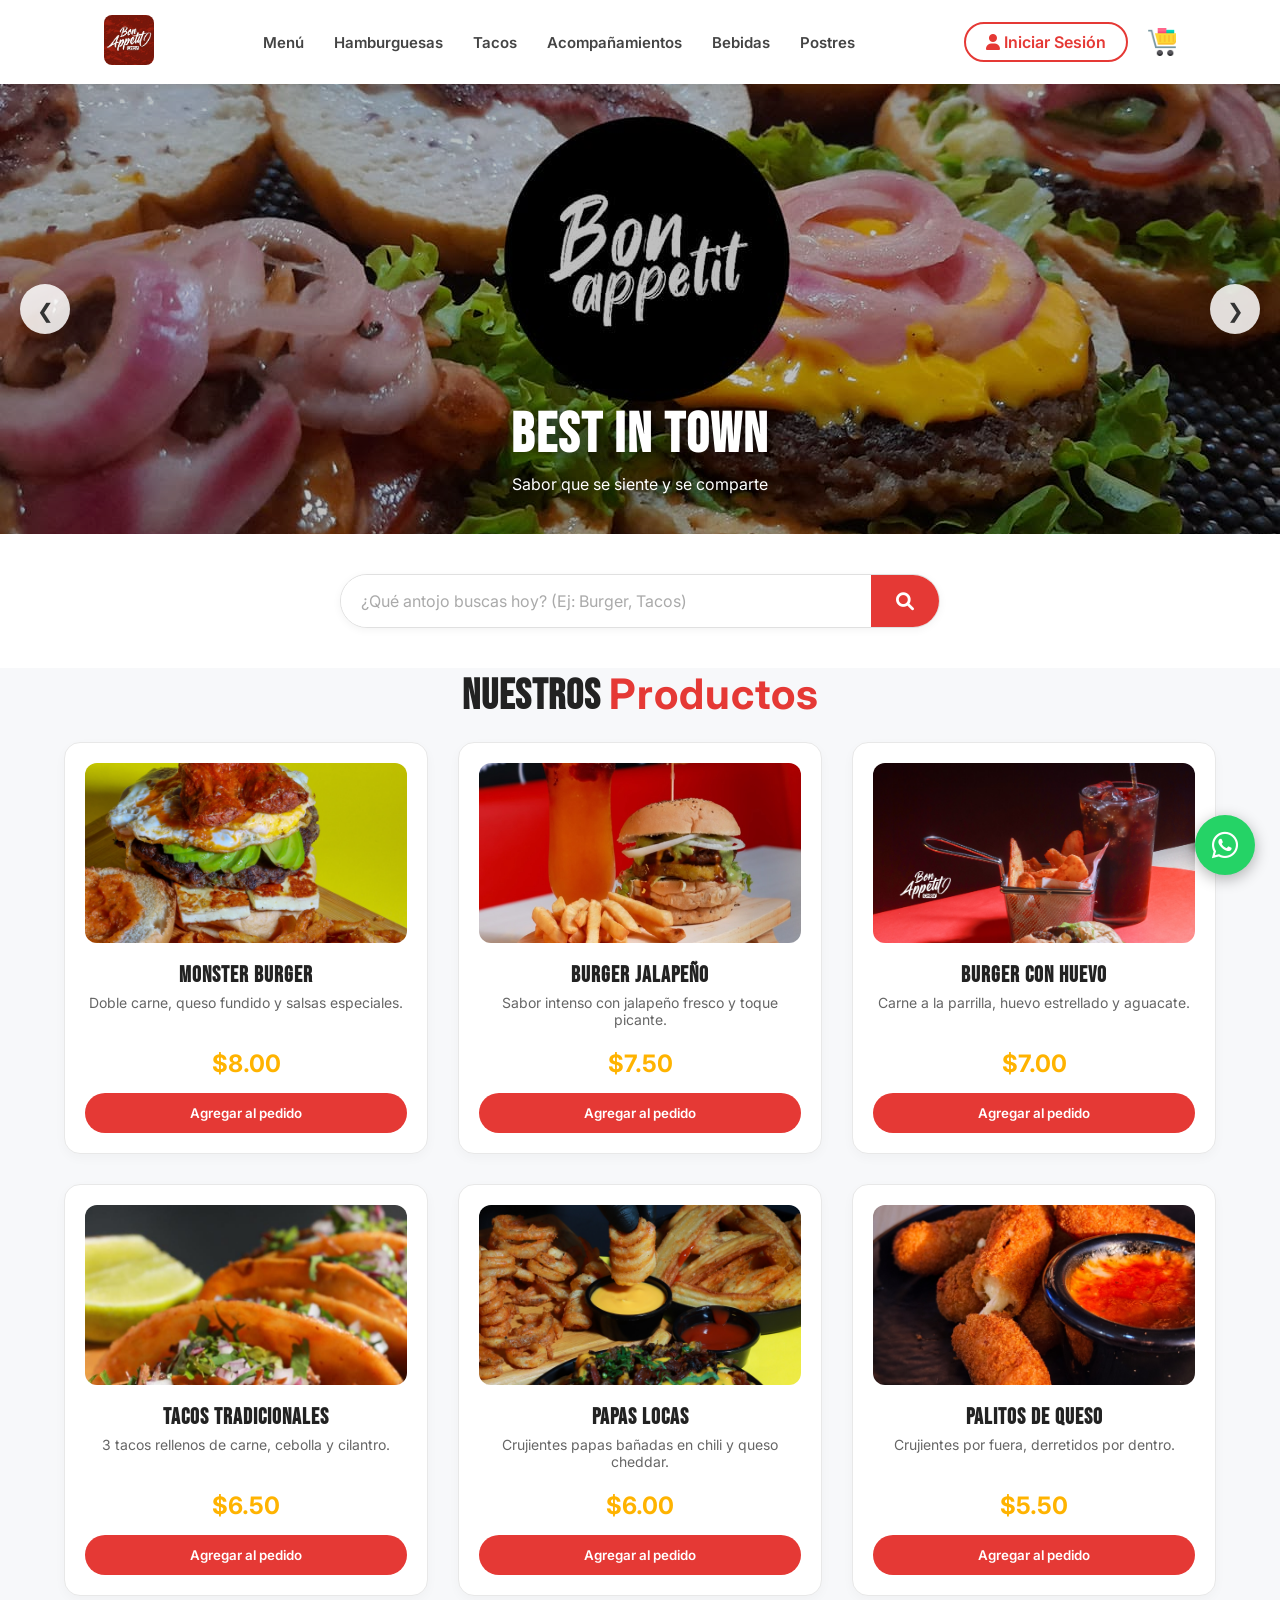
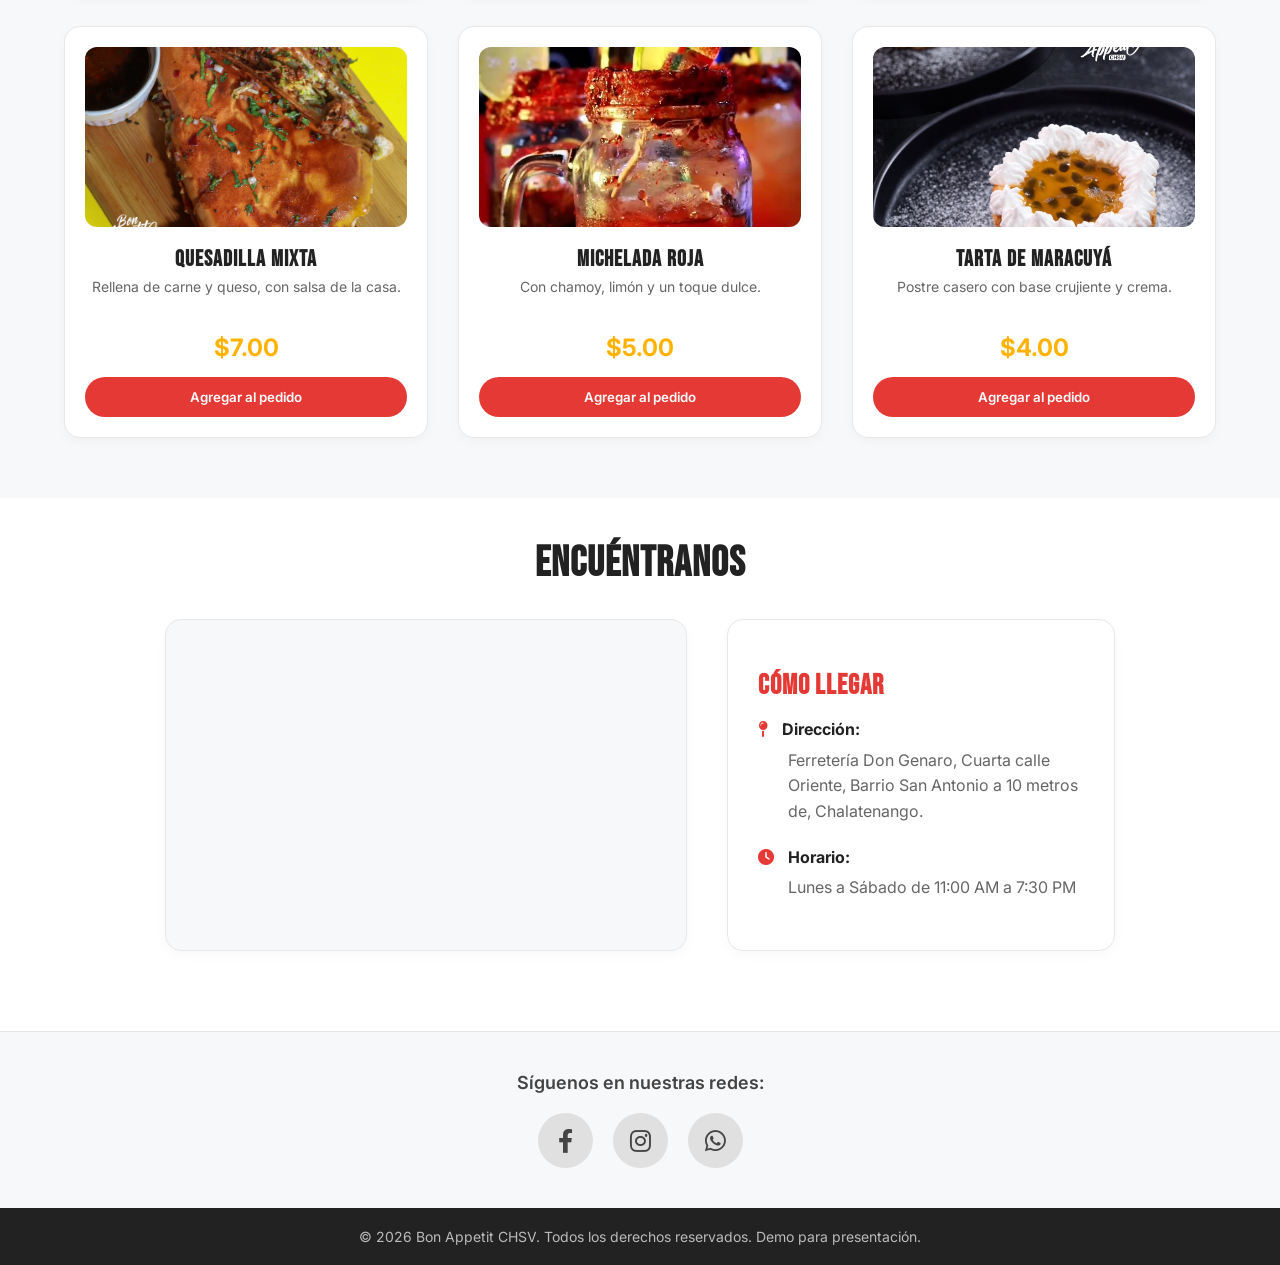
<file: index.html>
<!DOCTYPE html>
<html lang="es">
<head>
    <meta charset="UTF-8">
    <meta name="viewport" content="width=device-width, initial-scale=1.0">
    <title>Bon Appetit CHSV</title>
    <link rel="stylesheet" href="style.css">
    <link href="https://fonts.googleapis.com/css2?family=Bebas+Neue&family=Inter:wght@400;600;700&display=swap" rel="stylesheet">
    <link rel="stylesheet" href="https://cdnjs.cloudflare.com/ajax/libs/font-awesome/6.0.0/css/all.min.css">
</head>
<body>

    <!-- HEADER (Estilo K&J: Logo izq, Nav centro, Acciones der) -->
    <header>
        <div class="header-container">
            <a href="index.html" class="logo">
                <img src="img/LogoBun2.jpg" alt="Bon Appetit CHSV" class="header-logo">
            </a>

            <nav class="header-nav">
                <a href="javascript:void(0)" onclick="filterMenu('all')">Menú</a>
                <a href="javascript:void(0)" onclick="filterMenu('burgers')">Hamburguesas</a>
                <a href="javascript:void(0)" onclick="filterMenu('tacos')">Tacos</a>
                <a href="javascript:void(0)" onclick="filterMenu('sides')">Acompañamientos</a>
                <a href="javascript:void(0)" onclick="filterMenu('drinks')">Bebidas</a>
                <a href="javascript:void(0)" onclick="filterMenu('desserts')">Postres</a>
            </nav>

            <div class="header-actions">
                <a href="login.html" class="login-btn"><i class="fas fa-user"></i> Iniciar Sesión</a>
                <a href="carrito.html" class="cart-icon-wrapper" style="display: flex; align-items: center; justify-content: center;">
                  <!-- Reemplazamos el icono por la imagen -->
                  <img src="img/carrito.png" alt="Carrito" style="height: 28px; width: auto;">
                 <span class="cart-badge" id="cart-count">0</span>
              </a>
            </div>
        </div>
    </header>

    <!-- CARRUSEL HERO -->
    <section class="hero">
        <div class="carousel-container">
            <div class="carousel-slide active">
                <img src="img/banerburguer1.jpg" alt="Sabor que se siente">
                <div class="slide-text"><h2>Best in Town</h2><p>Sabor que se siente y se comparte</p></div>
            </div>
            <div class="carousel-slide">
                <img src="img/banerburguer2.jpg" alt="Tasty Burger">
                <div class="slide-text"><h2>Tasty Burger</h2><p>Las mejores hamburguesas de Chalatenango</p></div>
            </div>
            <div class="carousel-slide">
                <img src="img/banerburguer.jpg" alt="The Burger House">
                <div class="slide-text"><h2>The Burger House</h2><p>Visítanos de 11:00 AM a 7:30 PM</p></div>
            </div>
            <button class="prev" onclick="changeSlide(-1)">&#10094;</button>
            <button class="next" onclick="changeSlide(1)">&#10095;</button>
        </div>
    </section>

    <!-- BUSCADOR -->
    <div class="search-wrapper">
        <div class="search-bar">
            <input type="text" id="searchInput" placeholder="¿Qué antojo buscas hoy? (Ej: Burger, Tacos)" onkeyup="searchMenu()">
            <button class="search-btn"><i class="fas fa-search"></i></button>
        </div>
    </div>

    <!-- MENÚ DE PRODUCTOS -->
    <section class="menu-section" id="menu">
        <h2 class="section-title">Nuestros <span>Productos</span></h2>
        <div class="menu-grid" id="menuGrid">
            <!-- JS cargará los productos aquí -->
        </div>
    </section>

    <!-- SECCIÓN DE CONTACTO (Mapa Izquierda, Texto Derecha) -->
    <section id="contacto" class="contact-section">
        <h2 class="section-title">Encuéntranos</h2>
        
        <div class="contact-container">
            <!-- Columna Izquierda: Mapa -->
            <div class="map-column">
                <div class="map-box">
                    <div class="map-wrapper">
                        <!-- Embed del Mapa de Google -->
                        <iframe src="https://www.google.com/maps/embed?pb=!1m18!1m12!1m3!1d3875.6723948547897!2d-88.938397!3d14.041236!2m3!1f0!2f0!3f0!3m2!1i1024!2i768!4f13.1!3m3!1m2!1s0x8f6359e48e6c4f99%3A0x1f4d9451c8c8b2a4!2sBon%20Appetit%20CH%20SV!5e0!3m2!1ses!2ssv!4v1718900000000!5m2!1ses!2ssv" width="100%" height="100%" style="border:0;" allowfullscreen="" loading="lazy"></iframe>
                    </div>
                </div>
            </div>

            <!-- Columna Derecha: Cómo llegar -->
            <div class="text-column">
                <h3>Cómo llegar</h3>
                <div class="info-item">
                    <p><i class="fas fa-map-pin" style="color: var(--primary-color); margin-right: 10px;"></i> <strong>Dirección:</strong></p>
                    <p style="margin-top: 5px; padding-left: 30px;">Ferretería Don Genaro, Cuarta calle Oriente, Barrio San Antonio a 10 metros de, Chalatenango.</p>
                </div>
                <div class="info-item" style="margin-top: 20px;">
                    <p><i class="fas fa-clock" style="color: var(--primary-color); margin-right: 10px;"></i> <strong>Horario:</strong></p>
                    <p style="margin-top: 5px; padding-left: 30px;">Lunes a Sábado de 11:00 AM a 7:30 PM</p>
                </div>
            </div>
        </div>
    </section>

    <!-- FOOTER Y REDES -->
    <footer>
        <div class="footer-socials">
            <p>Síguenos en nuestras redes:</p>
            <div class="icons-container">
                <a href="https://www.facebook.com/BonAppetitCHSV/" target="_blank"><i class="fab fa-facebook-f"></i></a>
                <a href="https://www.instagram.com/bon_appetit_chsv" target="_blank"><i class="fab fa-instagram"></i></a>
                <a href="https://wa.me/50372570825" target="_blank" class="whatsapp-icon"><i class="fab fa-whatsapp"></i></a>
            </div>
        </div>
        
        <div class="footer-bottom">
            <p>&copy; 2026 Bon Appetit CHSV. Todos los derechos reservados. Demo para presentación.</p>
        </div>
    </footer>

    <!-- BURBUJA WHATSAPP -->
    <a href="https://wa.me/50372570825" class="whatsapp-float" target="_blank">
        <i class="fab fa-whatsapp"></i>
    </a>

    <script src="script.js"></script>
</body>
</html>
</file>
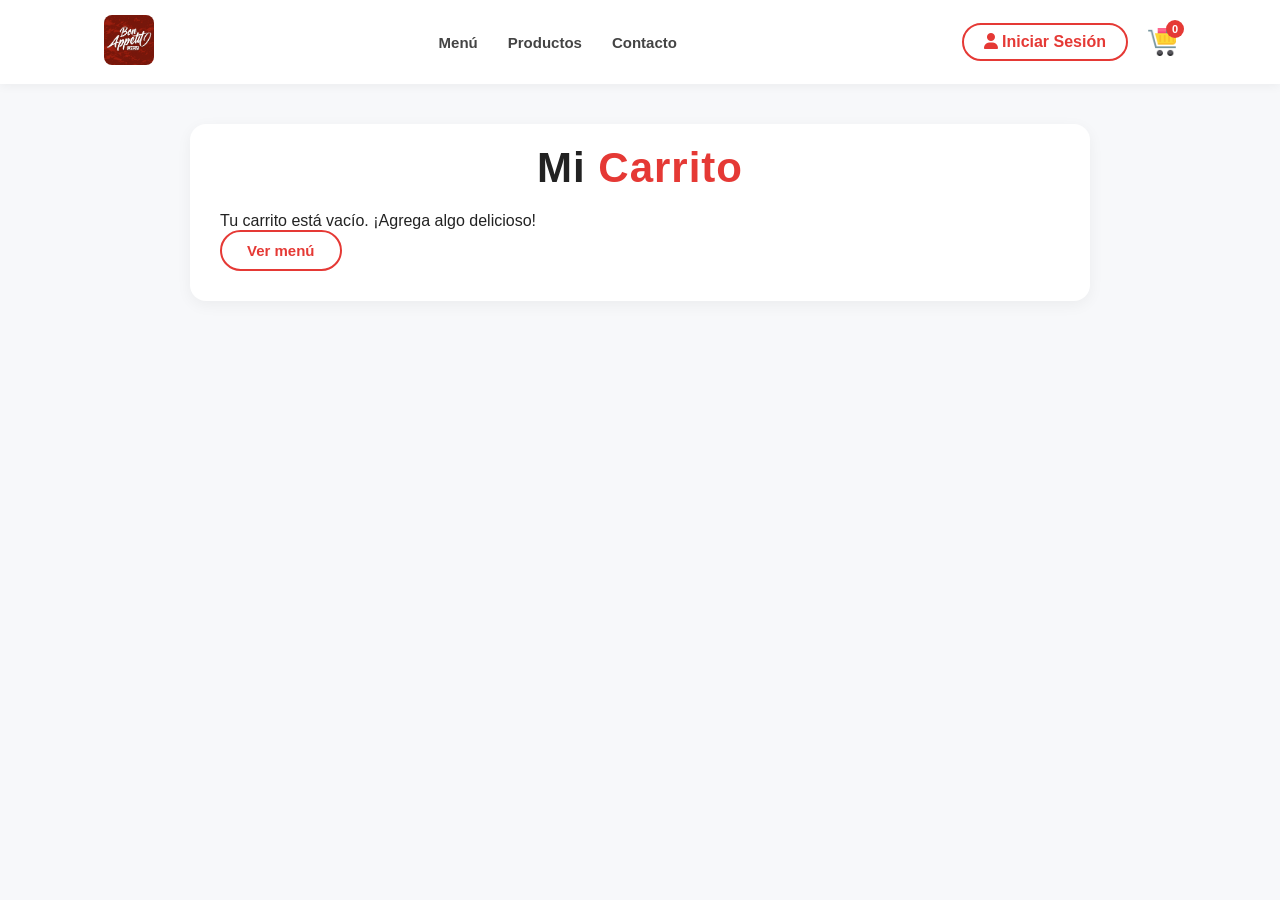
<file: carrito.html>
<!DOCTYPE html>
<html lang="es">
<head>
    <meta charset="UTF-8">
    <meta name="viewport" content="width=device-width, initial-scale=1.0">
    <title>Mi Carrito - Bon Appetit CHSV</title>
    <link rel="stylesheet" href="https://cdnjs.cloudflare.com/ajax/libs/font-awesome/6.4.0/css/all.min.css">
    <link rel="stylesheet" href="style.css">
    <link rel="stylesheet" href="carrito.css">
</head>
<body>

    <!-- HEADER (Idéntico al index) -->
    <header>
        <div class="header-container">
            <a href="index.html" class="logo">
                <img src="img/LogoBun2.jpg" alt="Bon Appetit CHSV" class="header-logo">
            </a>
            <nav class="header-nav">
                <a href="index.html">Menú</a>
                <a href="index.html#menu">Productos</a>
                <a href="index.html#contacto">Contacto</a>
            </nav>
            <div class="header-actions">
                <a href="login.html" class="login-btn"><i class="fas fa-user"></i> Iniciar Sesión</a>
                <a href="carrito.html" class="cart-icon-wrapper" style="display: flex; align-items: center; justify-content: center;">
                  <!-- Reemplazamos el icono por la imagen -->
                  <img src="img/carrito.png" alt="Carrito" style="height: 28px; width: auto;">
                 <span class="cart-badge" id="cart-count">0</span>
              </a>
            </div>
        </div>
    </header>

    <!-- Contenido principal -->
    <div class="carrito-container">
        <h1 class="section-title">Mi <span>Carrito</span></h1>
        
        <div id="carrito-vacio" style="display: none;">
            <p>Tu carrito está vacío. ¡Agrega algo delicioso!</p>
            <a href="index.html" class="btn-seguir-comprando">Ver menú</a>
        </div>

        <div id="carrito-contenido">
            <!-- Aquí se insertarán los productos -->
            <div id="lista-productos-carrito"></div>

            <!-- Resumen del pedido (Estilo K&J) -->
            <div class="carrito-resumen">
                <h3>Resumen del pedido</h3>
                <div class="resumen-linea">
                    <span>Total:</span>
                    <span id="total-carrito">$0.00</span>
                </div>
                <div class="acciones-resumen">
                    <button id="btn-finalizar-compra" class="btn-pagar">Finalizar compra por WhatsApp</button>
                    <a href="index.html" class="btn-seguir-comprando">Seguir comprando</a>
                </div>
            </div>
        </div>
    </div>

    <script src="carrito.js"></script>
</body>
</html>
</file>
<file: style.css>
:root {
    --primary-color: #E53935; /* Rojo vibrante */
    --secondary-color: #FFB300; /* Amarillo/Ámbar */
    --bg-light: #F7F8FA;
    --text-main: #222222;
    --text-muted: #666666;
    --font-title: 'Bebas Neue', sans-serif;
    --font-body: 'Inter', sans-serif;
}

* { margin: 0; padding: 0; box-sizing: border-box; font-family: var(--font-body); }
body { background-color: var(--bg-light); color: var(--text-main); }

/* HEADER (Estilo K&J balanceado) */
header { background: #FFFFFF; box-shadow: 0 2px 10px rgba(0,0,0,0.05); padding: 15px 0; position: sticky; top: 0; z-index: 1000; }
.header-container { 
    display: flex; 
    justify-content: space-between; 
    align-items: center; 
    max-width: 1200px; 
    margin: 0 auto; 
    padding: 0 5%; 
}
.header-logo { height: 50px; border-radius: 8px; }

/* Nav centrado */
.header-nav { 
    display: flex; 
    gap: 30px; 
    margin: 0 auto; /* Empuja el Nav exactamente al centro */
}
.header-nav a { 
    color: #444; 
    text-decoration: none; 
    font-weight: 600; 
    font-size: 15px; 
    transition: 0.3s; 
    cursor: pointer; 
}
.header-nav a:hover { color: var(--primary-color); }

/* Acciones a la derecha */
.header-actions { 
    display: flex; 
    align-items: center; 
    gap: 20px; 
}
.login-btn { 
    padding: 8px 20px; 
    border: 2px solid var(--primary-color); 
    color: var(--primary-color); 
    border-radius: 30px; 
    text-decoration: none; 
    font-weight: 600; 
    transition: 0.3s; 
}
.login-btn:hover { background: var(--primary-color); color: white; }
.cart-icon-wrapper { position: relative; color: #444; font-size: 22px; text-decoration: none; }
.cart-badge { 
    position: absolute; top: -8px; right: -8px; 
    background: var(--primary-color); color: white; 
    font-size: 11px; font-weight: bold; 
    border-radius: 50%; width: 18px; height: 18px; 
    display: flex; align-items: center; justify-content: center; 
}

/* HERO CARRUSEL */
.hero { position: relative; width: 100%; height: 450px; overflow: hidden; }
.carousel-container { width: 100%; height: 100%; position: relative; }
.carousel-slide { 
    position: absolute; width: 100%; height: 100%; 
    opacity: 0; transition: opacity 0.8s ease; 
}
.carousel-slide.active { opacity: 1; }
.carousel-slide img { 
    width: 100%; height: 100%; object-fit: cover; filter: brightness(0.75); 
}
.slide-text { 
    position: absolute; bottom: 40px; left: 50%; transform: translateX(-50%); 
    text-align: center; color: white; text-shadow: 0 2px 15px rgba(0,0,0,0.8); 
}
.slide-text h2 { 
    font-family: var(--font-title); font-size: 56px; 
    letter-spacing: 2px; margin-bottom: 5px; color: #FFFFFF; 
}
.prev, .next { 
    position: absolute; top: 50%; transform: translateY(-50%); 
    background: rgba(255,255,255,0.85); color: #333; border: none; padding: 15px; 
    cursor: pointer; border-radius: 50%; width: 50px; height: 50px; font-size: 20px; 
    box-shadow: 0 2px 5px rgba(0,0,0,0.1); 
}
.prev { left: 20px; } .next { right: 20px; }

/* BUSCADOR */
.search-wrapper { padding: 40px 5%; display: flex; justify-content: center; background: #FFFFFF; }
.search-bar { 
    display: flex; width: 100%; max-width: 600px; 
    border: 1px solid #E0E0E0; border-radius: 50px; overflow: hidden; 
    background: #FFFFFF; box-shadow: 0 2px 8px rgba(0,0,0,0.05); 
}
.search-bar input { 
    flex: 1; padding: 16px 20px; border: none; outline: none; font-size: 16px; color: #333; 
}
.search-bar input::placeholder { color: #AAA; }
.search-btn { 
    padding: 0 25px; background: var(--primary-color); color: white; border: none; 
    cursor: pointer; font-size: 18px; transition: 0.2s; 
}
.search-btn:hover { background: #C62828; }

/* MENÚ GRID */
.menu-section { padding: 0 5% 60px; }
.section-title { 
    text-align: center; font-family: var(--font-title); 
    font-size: 42px; letter-spacing: 1px; margin-bottom: 20px; 
}
.section-title span { color: var(--primary-color); }

.menu-grid { display: grid; grid-template-columns: repeat(auto-fill, minmax(280px, 1fr)); gap: 30px; }
.menu-item { 
    background: #FFFFFF; border-radius: 16px; padding: 20px; text-align: center; 
    border: 1px solid #E8E8E8; transition: 0.3s; box-shadow: 0 4px 12px rgba(0,0,0,0.03); 
}
.menu-item:hover { 
    transform: translateY(-8px); border-color: var(--primary-color); 
    box-shadow: 0 10px 20px rgba(229, 57, 53, 0.1); 
}
.menu-item img { width: 100%; height: 180px; object-fit: cover; border-radius: 12px; }
.menu-item h3 { margin: 15px 0 5px; font-family: var(--font-title); font-size: 22px; letter-spacing: 1px; }
.menu-item p { color: var(--text-muted); font-size: 14px; height: 40px; margin-bottom: 10px; }
.price { display: block; color: var(--secondary-color); font-weight: bold; font-size: 24px; margin: 15px 0; }
.add-cart { 
    background: var(--primary-color); color: white; border: none; padding: 12px 0; 
    border-radius: 30px; cursor: pointer; width: 100%; font-weight: 600; transition: 0.2s; 
}
.add-cart:hover { background: #C62828; transform: scale(1.02); }

/* SECCIÓN CONTACTO (Mapa izquierda y Texto derecha) */
.contact-section { padding: 40px 5% 80px; background: #ffffff; }

.contact-container {
    display: flex;
    gap: 40px;
    max-width: 950px;
    margin: 30px auto 0;
    align-items: stretch;
}

/* Lado Izquierdo (Mapa) */
.map-column {
    flex: 1.6; /* Ocupa el 60% del espacio aprox */
    display: flex;
}
.map-box {
    background: #F7F8FA; border: 1px solid #E8E8E8; border-radius: 16px; 
    padding: 15px; width: 100%; box-shadow: 0 4px 12px rgba(0,0,0,0.03);
}
.map-wrapper { 
    border-radius: 12px; overflow: hidden; height: 300px; width: 100%; 
}

/* Lado Derecho (Texto Cómo Llegar) */
.text-column {
    flex: 1; /* Ocupa el 40% del espacio aprox */
    background: #FFFFFF; border: 1px solid #E8E8E8; border-radius: 16px; 
    padding: 30px; box-shadow: 0 4px 12px rgba(0,0,0,0.03);
    display: flex;
    flex-direction: column;
    justify-content: center;
}
.text-column h3 { 
    font-family: var(--font-title); color: var(--primary-color); 
    margin-bottom: 15px; font-size: 28px; letter-spacing: 1px; 
}
.text-column p { color: var(--text-muted); font-size: 16px; line-height: 1.6; }
.text-column strong { color: var(--text-main); }

/* FOOTER Y REDES */
footer { margin-top: 0; }
.footer-socials { 
    background: #F7F8FA; padding: 40px 5%; text-align: center; 
    border-top: 1px solid #E8E8E8; 
}
.footer-socials p { color: #444; font-weight: 600; margin-bottom: 20px; font-size: 18px; }
.icons-container { display: flex; justify-content: center; gap: 20px; }
.icons-container a { 
    display: flex; justify-content: center; align-items: center; 
    width: 55px; height: 55px; border-radius: 50%; 
    background: #E0E0E0; color: #444; font-size: 24px; text-decoration: none; transition: 0.3s; 
}
.icons-container a:hover { 
    background: var(--primary-color); color: white; transform: translateY(-3px); 
    box-shadow: 0 4px 10px rgba(229, 57, 53, 0.3); 
}
.footer-bottom { background: #222222; color: #ffffff; padding: 20px 5%; text-align: center; }
.footer-bottom p { margin: 0; font-size: 14px; color: #bbbbbb; }

/* WHATSAPP BURBUJA */
.whatsapp-float { 
    position: fixed; bottom: 25px; right: 25px; background: #25D366; 
    color: white; width: 60px; height: 60px; border-radius: 50%; 
    display: flex; justify-content: center; align-items: center; 
    font-size: 30px; box-shadow: 0 4px 15px rgba(0,0,0,0.3); 
    z-index: 1500; text-decoration: none; 
}
.whatsapp-float:hover { color: white; transform: scale(1.1); }

/* =======================================================
   CORRECCIÓN DE VISTA MÓVIL (ESTILO K&J)
   ======================================================= */
@media (max-width: 768px) {
    /* 1. HEADER MÓVIL (Logo Izq, Login/Carrito Der, Nav Abajo) */
    .header-container {
        flex-wrap: wrap; /* Permite que los elementos bajen de línea */
        justify-content: space-between;
        padding: 10px 5%;
    }
    .logo { order: 1; } /* Logo primero */
    .header-actions { 
        order: 2; 
        margin-left: auto; /* Empuja las acciones a la derecha */
        gap: 12px; 
    }
    .header-nav { 
        order: 3; /* El menú baja a la tercera línea */
        width: 100%; 
        justify-content: center;
        margin: 10px 0 0 0;
        gap: 12px;
        flex-wrap: wrap;
        font-size: 14px;
    }
    .login-btn { font-size: 13px; padding: 6px 14px; }
    .header-logo { height: 40px; }

    /* 2. BUSCADOR MÓVIL (Botón rojo integrado con bordes redondeados) */
    .search-wrapper { padding: 20px 5%; }
    .search-bar input { font-size: 14px; padding: 12px 15px; }
    .search-btn { 
        padding: 0 18px; font-size: 16px; 
        border-top-right-radius: 50px; /* Redondea el botón a la derecha */
        border-bottom-right-radius: 50px; 
    }

    /* 3. MAPA MÓVIL (Uno encima del otro) */
    .contact-container { flex-direction: column; gap: 20px; }
    .map-column, .text-column { flex: none; width: 100%; }
    .map-wrapper { height: 250px; }
    .text-column { padding: 20px; }
    
    /* 4. TÍTULOS MÓVIL */
    .slide-text h2 { font-size: 34px; }
    .section-title { font-size: 32px; }
}
</file>
<file: carrito.css>
.carrito-container {
    max-width: 900px;
    margin: 40px auto;
    padding: 20px 30px 30px;
    background: #ffffff;
    border-radius: 16px;
    box-shadow: 0 4px 15px rgba(0,0,0,0.05);
}

#lista-productos-carrito {
    display: flex;
    flex-direction: column;
    gap: 15px;
    margin-bottom: 25px;
}

/* Estilo de cada producto (Fila horizontal) */
.item-carrito {
    display: flex;
    align-items: center;
    justify-content: space-between;
    padding: 15px 10px;
    border: 1px solid #ebebeb;
    border-radius: 12px;
    background: #fafafa;
    flex-wrap: wrap; /* Responsive */
}

.item-carrito img {
    width: 60px;
    height: 60px;
    object-fit: cover;
    border-radius: 8px;
    margin-right: 15px;
}

.item-carrito .info-producto {
    flex: 1;
    display: flex;
    flex-direction: column;
    min-width: 120px;
}

.item-carrito .info-producto h4 {
    margin: 0;
    font-family: 'Bebas Neue', sans-serif;
    font-size: 18px;
    color: #222;
    letter-spacing: 1px;
}

.item-carrito .info-producto .descripcion {
    font-size: 13px;
    color: #777;
    margin-top: 2px;
    line-height: 1.4;
}

/* Precio (Amarillo) */
.item-carrito .precio {
    font-weight: bold;
    color: #FFB300; /* Amarillo */
    font-size: 16px;
    margin: 0 15px;
    white-space: nowrap;
}

/* Controles de cantidad (Botones redondos rojos) */
.item-carrito .cantidad-control {
    display: flex;
    align-items: center;
    gap: 10px;
}

.item-carrito .cantidad-control button {
    width: 30px;
    height: 30px;
    border-radius: 50%;
    border: none;
    background: #E53935; /* Rojo */
    color: white;
    font-weight: bold;
    font-size: 16px;
    cursor: pointer;
    display: flex;
    justify-content: center;
    align-items: center;
    transition: 0.2s;
}

.item-carrito .cantidad-control button:hover {
    background: #C62828;
    transform: scale(1.05);
}

.item-carrito .cantidad-control span {
    font-weight: bold;
    min-width: 20px;
    text-align: center;
    font-size: 16px;
}

/* Botón de eliminar (Basurero) */
.item-carrito .eliminar-item {
    color: #d32f2f;
    cursor: pointer;
    font-size: 18px;
    margin-left: 15px;
    transition: 0.2s;
}
.item-carrito .eliminar-item:hover {
    transform: scale(1.2);
    color: #b71c1c;
}

/* Resumen del pedido (Estilo limpio) */
.carrito-resumen {
    background: #f7f8fa;
    padding: 20px 25px;
    border-radius: 12px;
    border: 1px solid #ebebeb;
    display: flex;
    flex-direction: column;
    gap: 15px;
}

.carrito-resumen h3 {
    margin: 0;
    font-family: 'Bebas Neue', sans-serif;
    color: #333;
    font-size: 20px;
}

.resumen-linea {
    display: flex;
    justify-content: space-between;
    font-size: 20px;
    font-weight: bold;
}
.resumen-linea span:last-child {
    color: #E53935;
}

.acciones-resumen {
    display: flex;
    gap: 15px;
    justify-content: flex-end;
    flex-wrap: wrap;
    margin-top: 5px;
}

/* Botón de WhatsApp (Verde) */
.btn-pagar {
    background: #25D366;
    color: white;
    border: none;
    padding: 10px 25px;
    border-radius: 30px;
    font-weight: bold;
    font-size: 15px;
    cursor: pointer;
    transition: 0.3s;
}
.btn-pagar:hover { background: #128C7E; }

/* Botón de Seguir comprando (Rojo bordeado) */
.btn-seguir-comprando {
    display: inline-block;
    padding: 10px 25px;
    border: 2px solid #E53935;
    background: transparent;
    color: #E53935;
    border-radius: 30px;
    text-decoration: none;
    font-weight: bold;
    font-size: 15px;
    transition: 0.3s;
}
.btn-seguir-comprando:hover {
    background: #E53935;
    color: white;
}

/* Responsive */
@media (max-width: 600px) {
    .item-carrito {
        flex-wrap: wrap;
        gap: 10px;
    }
    .item-carrito .info-producto {
        width: 100%;
        margin-bottom: 5px;
    }
    .item-carrito .precio {
        margin-left: 0;
    }
    .acciones-resumen {
        justify-content: center;
        flex-direction: column-reverse;
    }
    .btn-pagar, .btn-seguir-comprando {
        width: 100%;
        text-align: center;
    }
}
</file>
